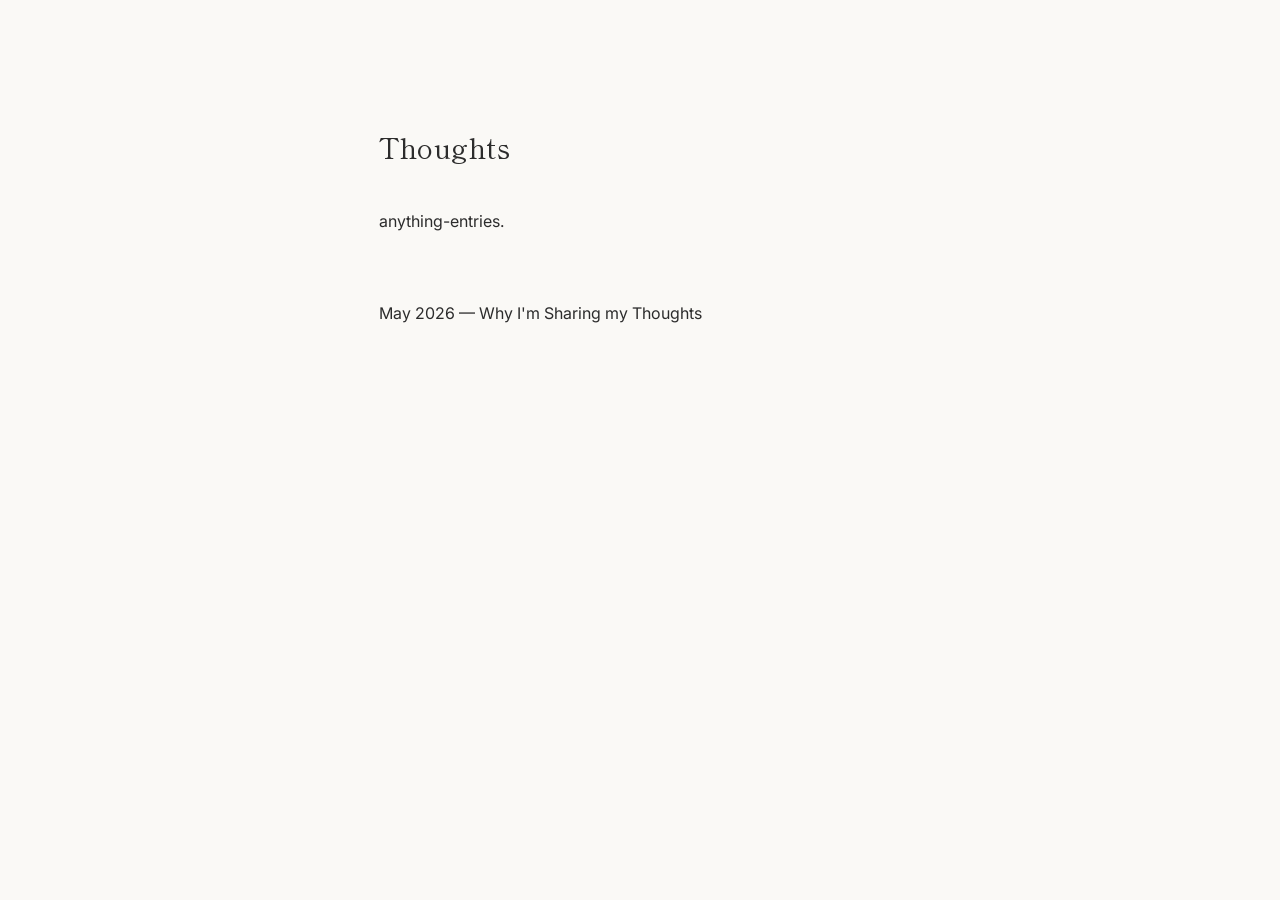
<file: index.html>
<!DOCTYPE html>
<html lang="en">
<head>
  <meta charset="UTF-8">
  <meta name="viewport" content="width=device-width, initial-scale=1.0">
  <title>Thoughts</title>
  <link rel="icon" href="misc/me.png" type="image/png">
  <link rel="preconnect" href="https://fonts.googleapis.com">
  <link rel="preconnect" href="https://fonts.gstatic.com" crossorigin>
  <link href="https://fonts.googleapis.com/css2?family=Inter:wght@400;500&family=Shippori+Mincho&display=swap" rel="stylesheet">
  <link rel="stylesheet" href="style.css">
</head>
<body>
  <main>
    <h1 class="site-title">Thoughts</h1>
    <p class="intro">anything-entries.</p>

    <nav aria-label="Journal archive">
      <ul>
        <li><a href="entries/5-23-2026.html">May 2026 — Why I'm Sharing my Thoughts</a></li>
      </ul>
    </nav>
  </main>
</body>
</html>
</file>
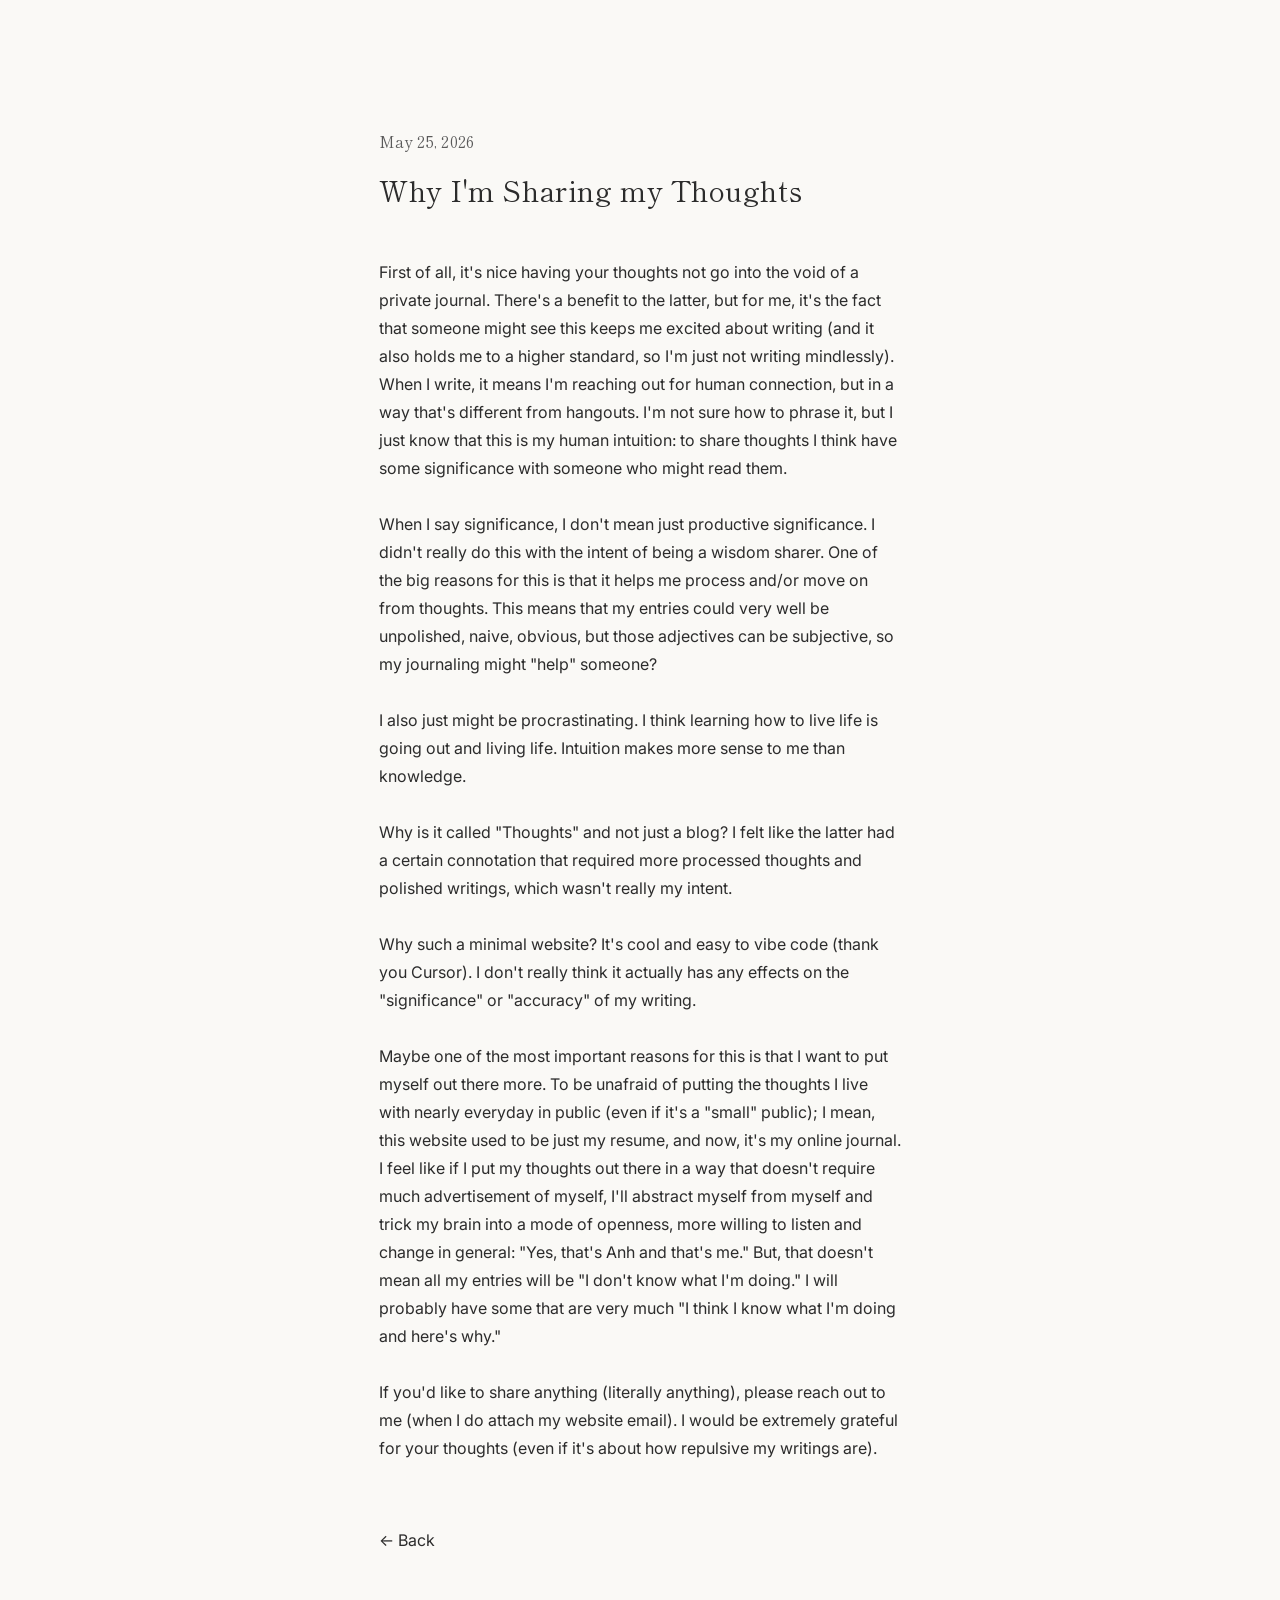
<file: entries/5-23-2026.html>
<!DOCTYPE html>
<html lang="en">
<head>
  <meta charset="UTF-8">
  <meta name="viewport" content="width=device-width, initial-scale=1.0">
  <link rel="icon" href="../misc/me.png" type="image/png">
  <link rel="preconnect" href="https://fonts.googleapis.com">
  <link rel="preconnect" href="https://fonts.gstatic.com" crossorigin>
  <link href="https://fonts.googleapis.com/css2?family=Inter:wght@400;500&family=Shippori+Mincho&display=swap" rel="stylesheet">
  <link rel="stylesheet" href="../style.css">
</head>
<body>
  <main>
    <article>
      <header>
        <time datetime="2026-05-22">May 25, 2026</time>
        <h1>Why I'm Sharing my Thoughts</h1>
      </header>

      <p>First of all, it's nice having your thoughts not go into the void of a private journal.
        There's a benefit to the latter, but for me, it's the fact that someone might see this keeps me excited about writing
        (and it also holds me to a higher standard, so I'm just not writing mindlessly).
        When I write, it means I'm reaching out for human connection, but in a way that's different from hangouts.
        I'm not sure how to phrase it, but I just know that this is my human intuition:
        to share thoughts I think have some significance with someone who might read them.
      </p>

      <p>
        When I say significance, I don't mean just productive significance. I didn't really do this with the intent of being a wisdom sharer.
        One of the big reasons for this is that it helps me process and/or move on from thoughts. This means that my entries
        could very well be unpolished, naive, obvious, but those adjectives can be subjective, so my journaling might
        "help" someone?
      </p>

      <p>
        I also just might be procrastinating. I think learning how to live life is going out and living life. Intuition makes
        more sense to me than knowledge.
      </p>

      <p>
        Why is it called "Thoughts" and not just a blog? I felt like the latter had a certain connotation that required more
        processed thoughts and polished writings, which wasn't really my intent.
      </p>

      <p>
        Why such a minimal website? It's cool and easy to vibe code (thank you Cursor). I don't really think it actually has
        any effects on the "significance" or "accuracy" of my writing.
      </p>

      <p>
        Maybe one of the most important reasons for this is that I want to put myself out there more. To be unafraid of
        putting the thoughts I live with nearly everyday in public (even if it's a "small" public); I mean, this website used to be just my resume, and now, it's my online journal.
        I feel like if I put my thoughts out there in a way that doesn't require much advertisement of myself,
        I'll abstract myself from myself and trick my brain into a mode of openness, more willing to listen and change in general:
        "Yes, that's Anh and that's me."
        But, that doesn't mean all my entries will be "I don't know what I'm doing." I will probably have some that are very much "I think
        I know what I'm doing and here's why."
      </p>

      <p>
        If you'd like to share anything (literally anything), please reach out to me (when I do attach my website email).
        I would be extremely grateful for your thoughts (even if it's about how repulsive my writings are).
      </p>



      <p class="back-link"><a href="../index.html">← Back</a></p>
    </article>
  </main>
</body>
</html>
</file>
<file: style.css>
:root {
  --bg: #FAF9F6;
  --text: #2C2C2C;
  --text-muted: #5A5A5A;
  --font-heading: "Shippori Mincho", serif;
  --font-body: "Inter", system-ui, sans-serif;
  --measure: 65ch;
  --line-height: 1.75;
}

*,
*::before,
*::after {
  box-sizing: border-box;
}

body {
  margin: 0;
  min-height: 100vh;
  background-color: var(--bg);
  color: var(--text);
  font-family: var(--font-body);
  font-size: 1rem;
  line-height: var(--line-height);
  -webkit-font-smoothing: antialiased;
}

main {
  max-width: var(--measure);
  margin: 0 auto;
  padding: clamp(3rem, 10vw, 8rem) clamp(1.5rem, 6vw, 4rem);
}

h1,
h2,
h3,
time {
  font-family: var(--font-heading);
  font-weight: 400;
  letter-spacing: 0.02em;
  color: var(--text);
}

h1 {
  font-size: 1.75rem;
  line-height: 1.4;
  margin: 0 0 2rem;
}

h2 {
  font-size: 1.35rem;
  line-height: 1.4;
  margin: 3rem 0 1.5rem;
}

h3 {
  font-size: 1.15rem;
  line-height: 1.4;
  margin: 2.5rem 0 1rem;
}

time {
  display: block;
  font-size: 0.95rem;
  color: var(--text-muted);
  margin-bottom: 1rem;
}

p {
  margin: 0;
}

p + p {
  margin-top: 1.75em;
}

a {
  color: var(--text);
  text-decoration: none;
}

a:hover {
  text-decoration: underline;
}

a:focus-visible {
  outline: 2px solid var(--text);
  outline-offset: 3px;
}

.site-title {
  margin-bottom: 2.5rem;
}

.intro {
  margin-bottom: 4rem;
}

nav ul {
  list-style: none;
  margin: 0;
  padding: 0;
}

nav li + li {
  margin-top: 1.5rem;
}

nav a {
  font-size: 1rem;
  line-height: var(--line-height);
}

article header {
  margin-bottom: 3rem;
}

.back-link {
  margin-top: 4rem;
}
</file>
